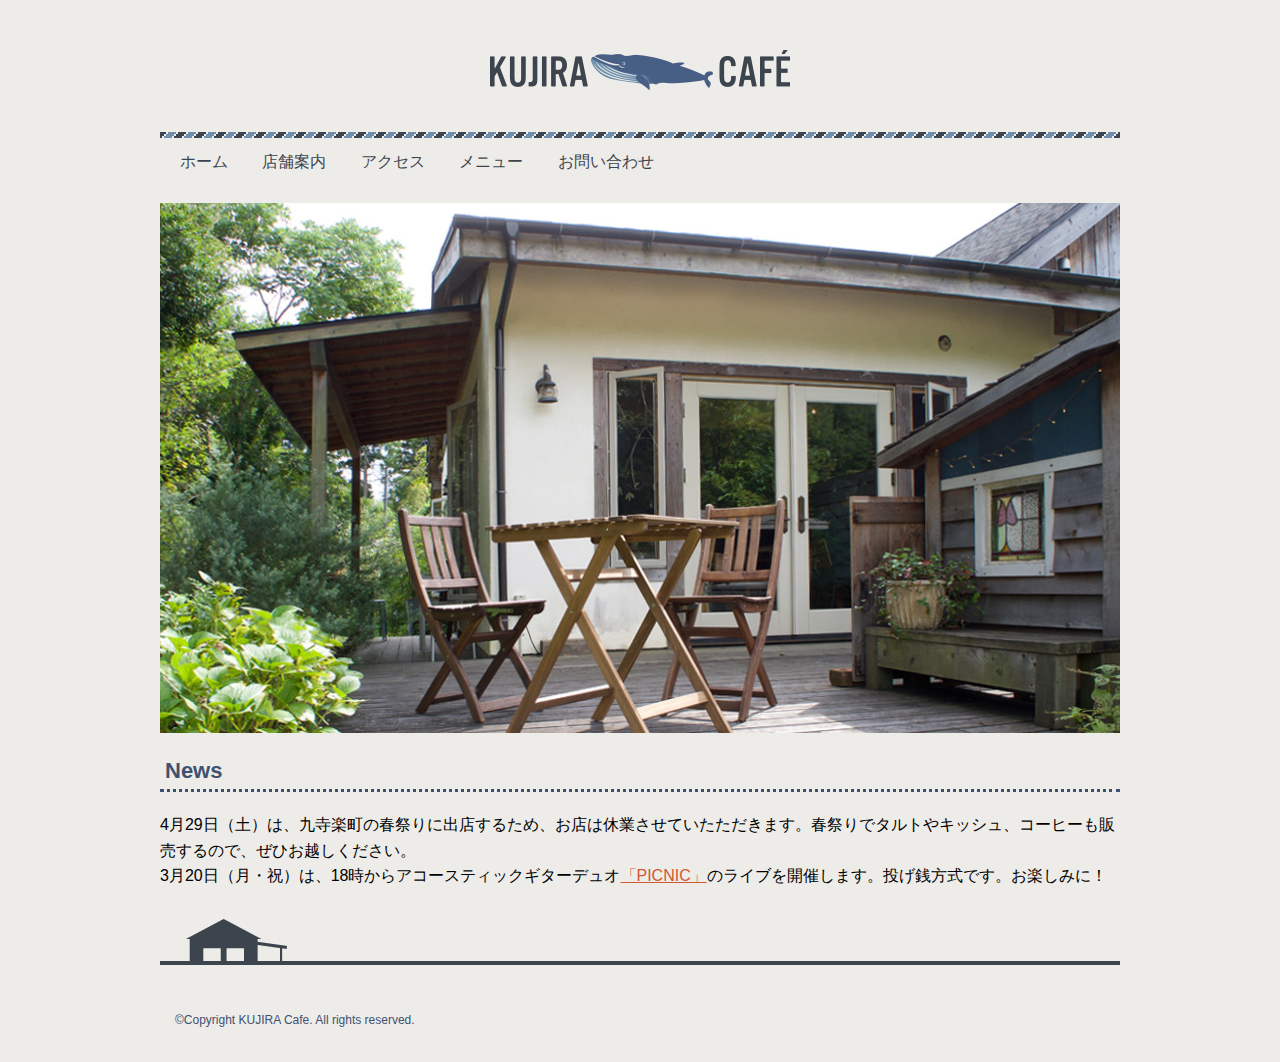
<file: index.html>
<!doctipe html>
<html>
<head>
<meta charset="UTF-8">
<meta name="viewport" content="width=device-width, initial-scale=1">
<title>KUJIRA Cafeへようこそ</title>
<link rel="stylesheet" href="css/style.css">
</head>
<body>
<div class="wrapper">
	<!-- ヘッダ -->
	<header class="header">
			<h1 class="logo"><a href="index.html"><img src="images/logo.png" alt="KUJIRA Cafe"></a></h1>
			<nav class="nav">
					<ul>
							<li><a href="index.html">ホーム</a></li>
							<li><a href="about.html">店舗案内</a></li>
							<li><a href="access.html">アクセス</a></li>
							<li><a href="menu.html">メニュー</a></li>
							<li><a href="contact.html">お問い合わせ</a></li>
					</ul>
			</nav>
	</header>
	<!-- ヘッダ ここまで -->
	<!-- メイン -->
	<div class="keyvisual">
			<img src="images/keyvisual.jpg" alt="">
	</div>
	<main>
			<h2 id="news">News</h2>
			<p class="news-item">4月29日（土）は、九寺楽町の春祭りに出店するため、お店は休業させていたただきます。春祭りでタルトやキッシュ、コーヒーも販売するので、ぜひお越しください。</p>
			<p class="news-item">3月20日（月・祝）は、18時からアコースティックギターデュオ<a href="http://www.sbcr.jp" target="_blank">「PICNIC」</a>のライブを開催します。投げ銭方式です。お楽しみに！</p>
	</main>
	<!-- メイン ここまで -->
	<!-- フッター -->
	<footer class="footer">
			<p>&copy;Copyright KUJIRA Cafe. All rights reserved.</p>
	</footer>
	<!-- フッター ここまで -->
</div>
</body>
</html>
</file>
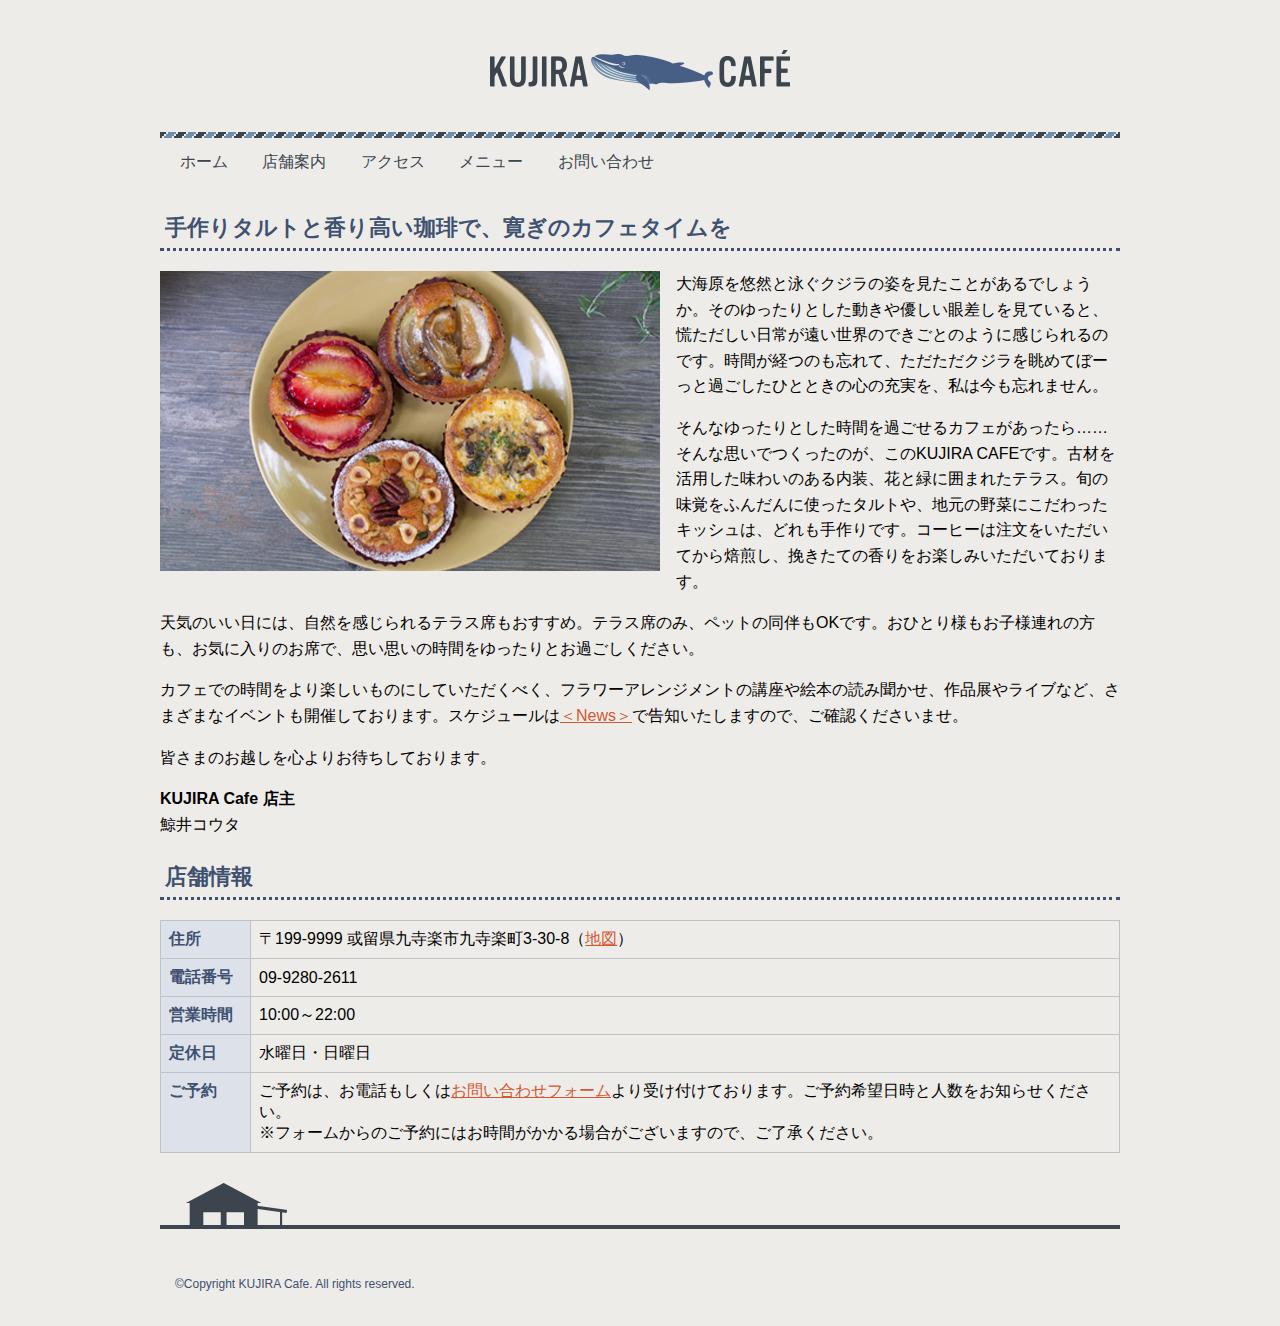
<file: about.html>
<!doctipe html>
<html>
<head>
<meta charset="UTF-8">
<meta name="viewport" content="width=device-width, initial-scale=1">
<title>KUJIRA Cafeについて | KUJIRA Cafe</title>
<link rel="stylesheet" href="css/style.css">
</head>
<body>
<div class="wrapper">
	<!-- ヘッダ -->
	<header class="header">
			<h1 class="logo"><a href="index.html"><img src="images/logo.png" alt="KUJIRA Cafe"></a></h1>
			<nav class="nav">
					<ul>
							<li><a href="index.html">ホーム</a></li>
							<li><a href="about.html">店舗案内</a></li>
							<li><a href="access.html">アクセス</a></li>
							<li><a href="menu.html">メニュー</a></li>
							<li><a href="contact.html">お問い合わせ</a></li>
					</ul>
			</nav>
	</header>
	<!-- ヘッダ ここまで -->
	<!-- メイン -->
	<main>
			<h2>手作りタルトと香り高い珈琲で、寛ぎのカフェタイムを</h2>
			<p><img src="images/about-photo.jpg" alt="タルトの写真" class="shop-photo">大海原を悠然と泳ぐクジラの姿を見たことがあるでしょうか。そのゆったりとした動きや優しい眼差しを見ていると、慌ただしい日常が遠い世界のできごとのように感じられるのです。時間が経つのも忘れて、ただただクジラを眺めてぼーっと過ごしたひとときの心の充実を、私は今も忘れません。</p>
			<p>そんなゆったりとした時間を過ごせるカフェがあったら……そんな思いでつくったのが、このKUJIRA CAFEです。古材を活用した味わいのある内装、花と緑に囲まれたテラス。旬の味覚をふんだんに使ったタルトや、地元の野菜にこだわったキッシュは、どれも手作りです。コーヒーは注文をいただいてから焙煎し、挽きたての香りをお楽しみいただいております。</p>
			<p>天気のいい日には、自然を感じられるテラス席もおすすめ。テラス席のみ、ペットの同伴もOKです。おひとり様もお子様連れの方も、お気に入りのお席で、思い思いの時間をゆったりとお過ごしください。</p>
			<p>カフェでの時間をより楽しいものにしていただくべく、フラワーアレンジメントの講座や絵本の読み聞かせ、作品展やライブなど、さまざまなイベントも開催しております。スケジュールは<a href="index.html#news">＜News＞</a>で告知いたしますので、ご確認くださいませ。</p>
			<p>皆さまのお越しを心よりお待ちしております。</p>

			<p><strong>KUJIRA Cafe 店主</strong><br>
			鯨井コウタ</p>

			<h2 class="clear">店舗情報</h2>
				<table class="info">
				<tr>
					<th>住所</th>
					<td>〒199-9999 或留県九寺楽市九寺楽町3-30-8（<a href="access.html">地図</a>）</td>
				</tr>

				<tr>			
					<th>電話番号</th>
					<td>09-9280-2611</td>
				</tr>

				<tr>
					<th>営業時間</th>
					<td>10:00～22:00</td>
				</tr>

				<tr>
					<th>定休日</th>
					<td>水曜日・日曜日</td>
				</tr>

				<tr>
					<th>ご予約</th>
					<td>ご予約は、お電話もしくは<a href="contact.html">お問い合わせフォーム</a>より受け付けております。ご予約希望日時と人数をお知らせください。<br>
					※フォームからのご予約にはお時間がかかる場合がございますので、ご了承ください。</td>
				</tr>
				</table>
	</main>
	<!-- メイン ここまで -->
	<!-- フッター -->
	<footer class="footer">
			<p>&copy;Copyright KUJIRA Cafe. All rights reserved.</p>
	</footer>
	<!-- フッター ここまで -->
</div>
</body>
</html>
</file>
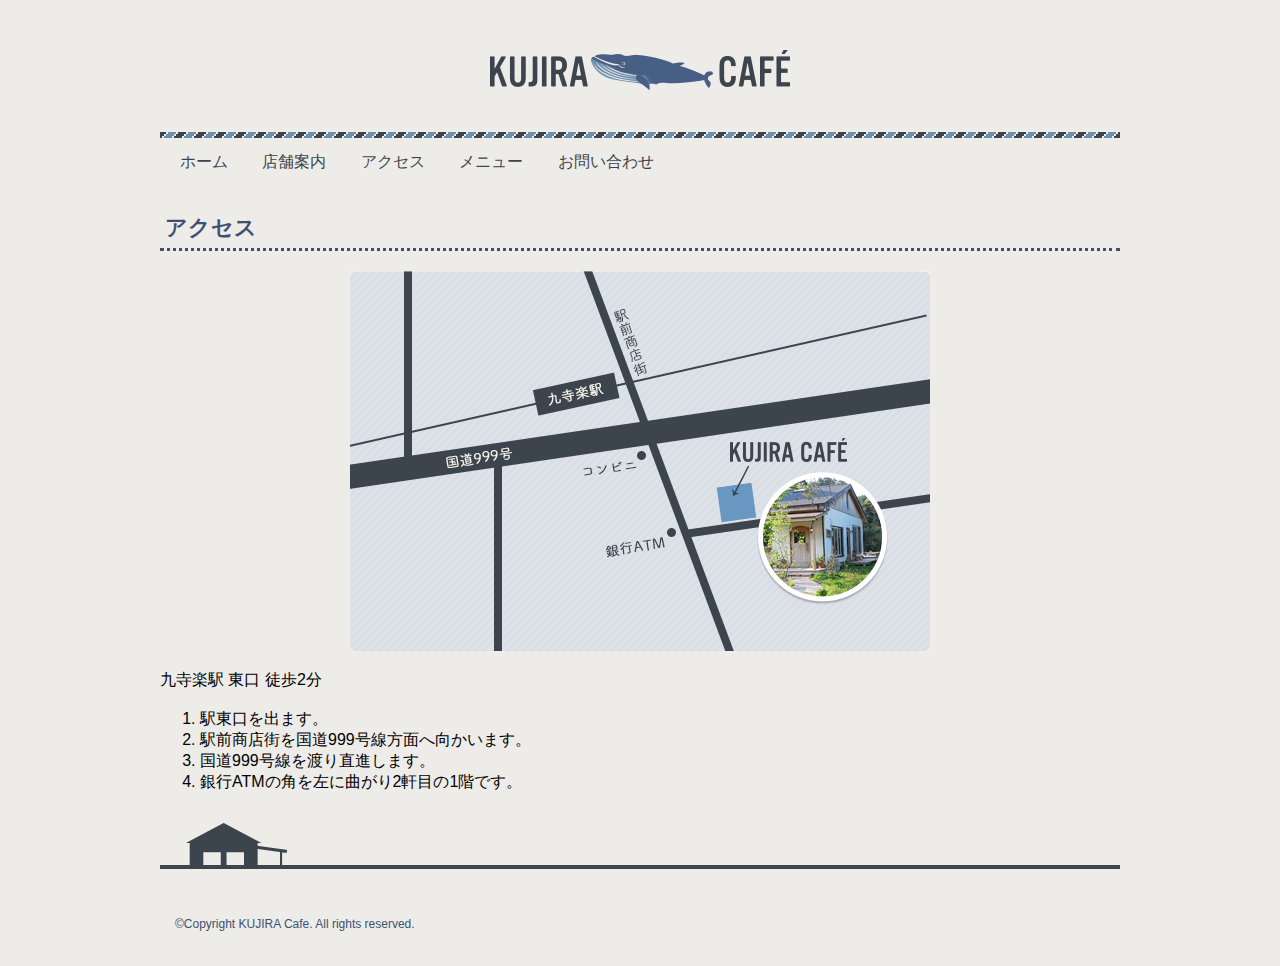
<file: access.html>
<!doctipe html>
<html>
<head>
<meta charset="UTF-8">
<meta name="viewport" content="width=device-width, initial-scale=1">
<title>アクセス | KUJIRA Cafe</title>
<link rel="stylesheet" href="css/style.css">
</head>
<body>
<div class="wrapper">
	<!-- ヘッダ -->
	<header class="header">
			<h1 class="logo"><a href="index.html"><img src="images/logo.png" alt="KUJIRA Cafe"></a></h1>
			<nav class="nav">
					<ul>
							<li><a href="index.html">ホーム</a></li>
							<li><a href="about.html">店舗案内</a></li>
							<li><a href="access.html">アクセス</a></li>
							<li><a href="menu.html">メニュー</a></li>
							<li><a href="contact.html">お問い合わせ</a></li>
					</ul>
			</nav>
	</header>
	<!-- ヘッダ ここまで -->
	<!-- メイン -->
	<main>
			<h2>アクセス</h2>

			<div class="map"><img src="images/map.png" alt="地図"></div>
			<p>九寺楽駅 東口 徒歩2分</p>
			<ol>
				<li>駅東口を出ます。</li>
				<li>駅前商店街を国道999号線方面へ向かいます。</li>
				<li>国道999号線を渡り直進します。</li>
				<li>銀行ATMの角を左に曲がり2軒目の1階です。</li>
			</ol>	
	</main>
	<!-- メイン ここまで -->
	<!-- フッター -->
	<footer class="footer">
			<p>&copy;Copyright KUJIRA Cafe. All rights reserved.</p>
	</footer>
	<!-- フッター ここまで -->
</div>
</body>
</html>
</file>
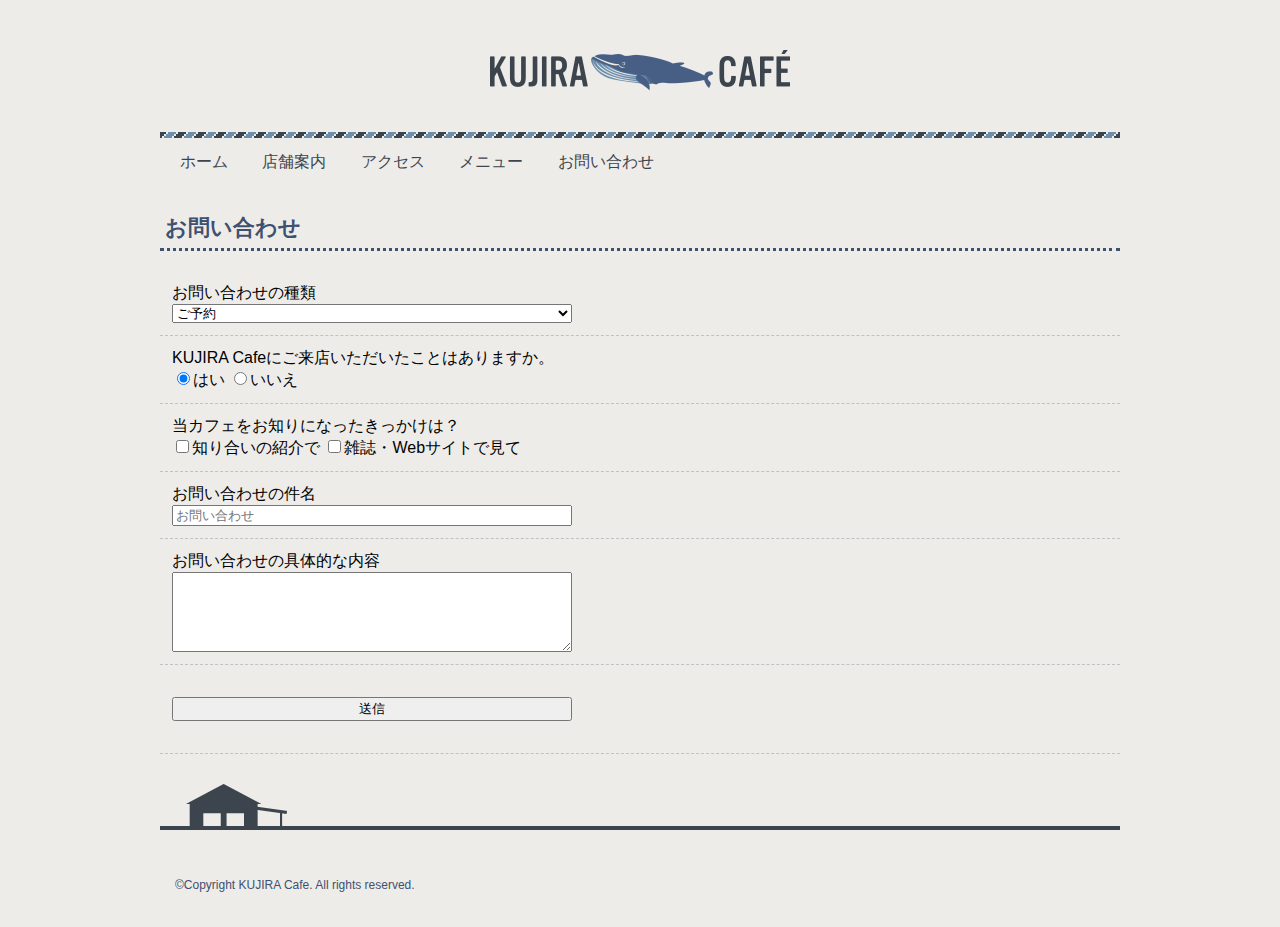
<file: contact.html>
<!doctipe html>
<html>
<head>
<meta charset="UTF-8">
<meta name="viewport" content="width=device-width, initial-scale=1">
<title>お問い合わせ | KUJIRA Cafe</title>
<link rel="stylesheet" href="css/style.css">
</head>
<body>
<div class="wrapper">
	<!-- ヘッダ -->
	<header class="header">
			<h1 class="logo"><a href="index.html"><img src="images/logo.png" alt="KUJIRA Cafe"></a></h1>
			<nav class="nav">
					<ul>
							<li><a href="index.html">ホーム</a></li>
							<li><a href="about.html">店舗案内</a></li>
							<li><a href="access.html">アクセス</a></li>
							<li><a href="menu.html">メニュー</a></li>
							<li><a href="contact.html">お問い合わせ</a></li>
					</ul>
			</nav>
	</header>
	<!-- ヘッダ ここまで -->
	<!-- メイン -->
	<main>
			<h2>お問い合わせ</h2>
			<form method="GET" action="result.html">
				<div>
					<label for="kind">お問い合わせの種類</label><br>
					<select id="kind" name="kind">
						<option value="reservation">ご予約</option>
						<option value="event">イベント</option>
						<option value="contact">その他のお問い合わせ</option>
					</select>
				</div>
				<div>
					KUJIRA Cafeにご来店いただいたことはありますか。<br>
					<label><input type="radio" name="first" value-"yes" checked>はい</label>
					<label><input type="radio" name="first" value="no">いいえ</label>
				</div>
				<div>
					当カフェをお知りになったきっかけは？<br>
					<label><input type="checkbox" name="how" value="friends">知り合いの紹介で</label>
					<label><input type="checkbox" name="how" value="magazine">雑誌・Webサイトで見て</label>
				</div>
				<div>
					<label>お問い合わせの件名<br>
					<input type="text" name="subject" placeholder="お問い合わせ"></label>
				</div>
				<div>
					<label>お問い合わせの具体的な内容<br>
					<textarea name="message"></textarea></label>
				</div>
				<div>
					<input type="submit" name="submit" value="送信">
				</div>
			</form>
	</main>
	<!-- メイン ここまで -->
	<!-- フッター -->
	<footer class="footer">
			<p>&copy;Copyright KUJIRA Cafe. All rights reserved.</p>
	</footer>
	<!-- フッター ここまで -->
</div>
</body>
</html>
</file>
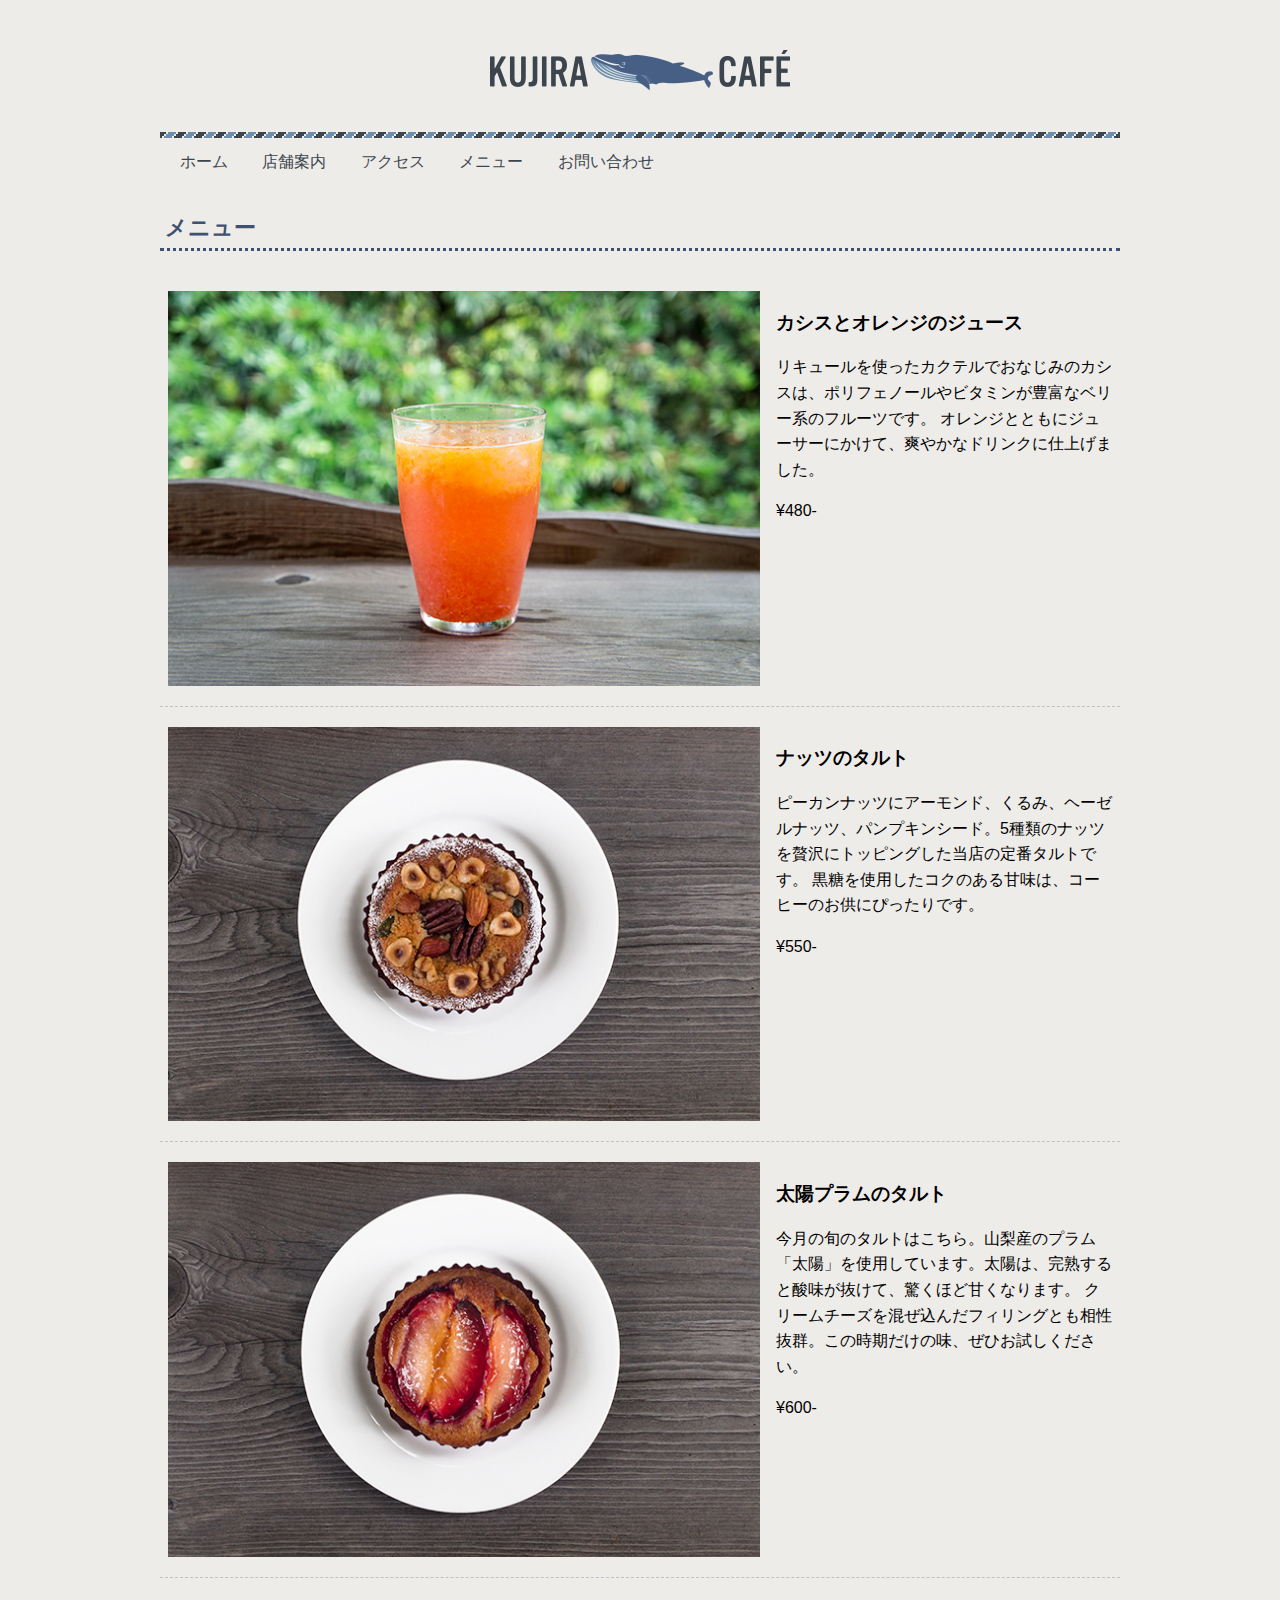
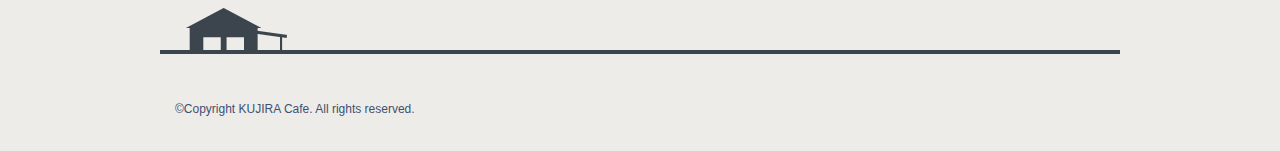
<file: menu.html>
<!doctipe html>
<html>
<head>
<meta charset="UTF-8">
<meta name="viewport" content="width=device-width, initial-scale=1">
<title>メニュー | KUJIRA Cafe</title>
<link rel="stylesheet" href="css/style.css">
</head>
<body>
<div class="wrapper">
	<!-- ヘッダ -->
	<header class="header">
			<h1 class="logo"><a href="index.html"><img src="images/logo.png" alt="KUJIRA Cafe"></a></h1>
			<nav class="nav">
					<ul>
							<li><a href="index.html">ホーム</a></li>
							<li><a href="about.html">店舗案内</a></li>
							<li><a href="access.html">アクセス</a></li>
							<li><a href="menu.html">メニュー</a></li>
							<li><a href="contact.html">お問い合わせ</a></li>
					</ul>
			</nav>
	</header>
	<!-- ヘッダ ここまで -->
	<!-- メイン -->
	<main>
		<h2>メニュー</h2>
		<div class="menu-block">
			<div class="menu-item">
				<div class="menu-photo">
						<img src="images/menu-photo1.jpg" alt="">
				</div>
				<div class="menu-text">
						<h3>カシスとオレンジのジュース</h3>
						<p>リキュールを使ったカクテルでおなじみのカシスは、ポリフェノールやビタミンが豊富なベリー系のフルーツです。
						オレンジとともにジューサーにかけて、爽やかなドリンクに仕上げました。</p>
						<p>&yen;480-</p>
				</div>
			</div>
			
			<div class="menu-item">
				<div class="menu-photo">
						<img src="images/menu-photo2.jpg" alt="">
				</div>
				<div class="menu-text">
						<h3>ナッツのタルト</h3>
						<p>ピーカンナッツにアーモンド、くるみ、ヘーゼルナッツ、パンプキンシード。5種類のナッツを贅沢にトッピングした当店の定番タルトです。
						黒糖を使用したコクのある甘味は、コーヒーのお供にぴったりです。</p>
						<p>&yen;550-</p>
				</div>
			</div>
			
			<div class="menu-item">
				<div class="menu-photo">
						<img src="images/menu-photo3.jpg" alt="">
				</div>
				<div class="menu-text">
						<h3>太陽プラムのタルト</h3>
						<p>今月の旬のタルトはこちら。山梨産のプラム「太陽」を使用しています。太陽は、完熟すると酸味が抜けて、驚くほど甘くなります。
						クリームチーズを混ぜ込んだフィリングとも相性抜群。この時期だけの味、ぜひお試しください。</p>
						<p>&yen;600-</p>
				</div>
			</div>
		</div>
	</main>
	<!-- メイン ここまで -->
	<!-- フッター -->
	<footer class="footer">
			<p>&copy;Copyright KUJIRA Cafe. All rights reserved.</p>
	</footer>
	<!-- フッター ここまで -->
</div>
</body>
</html>
</file>
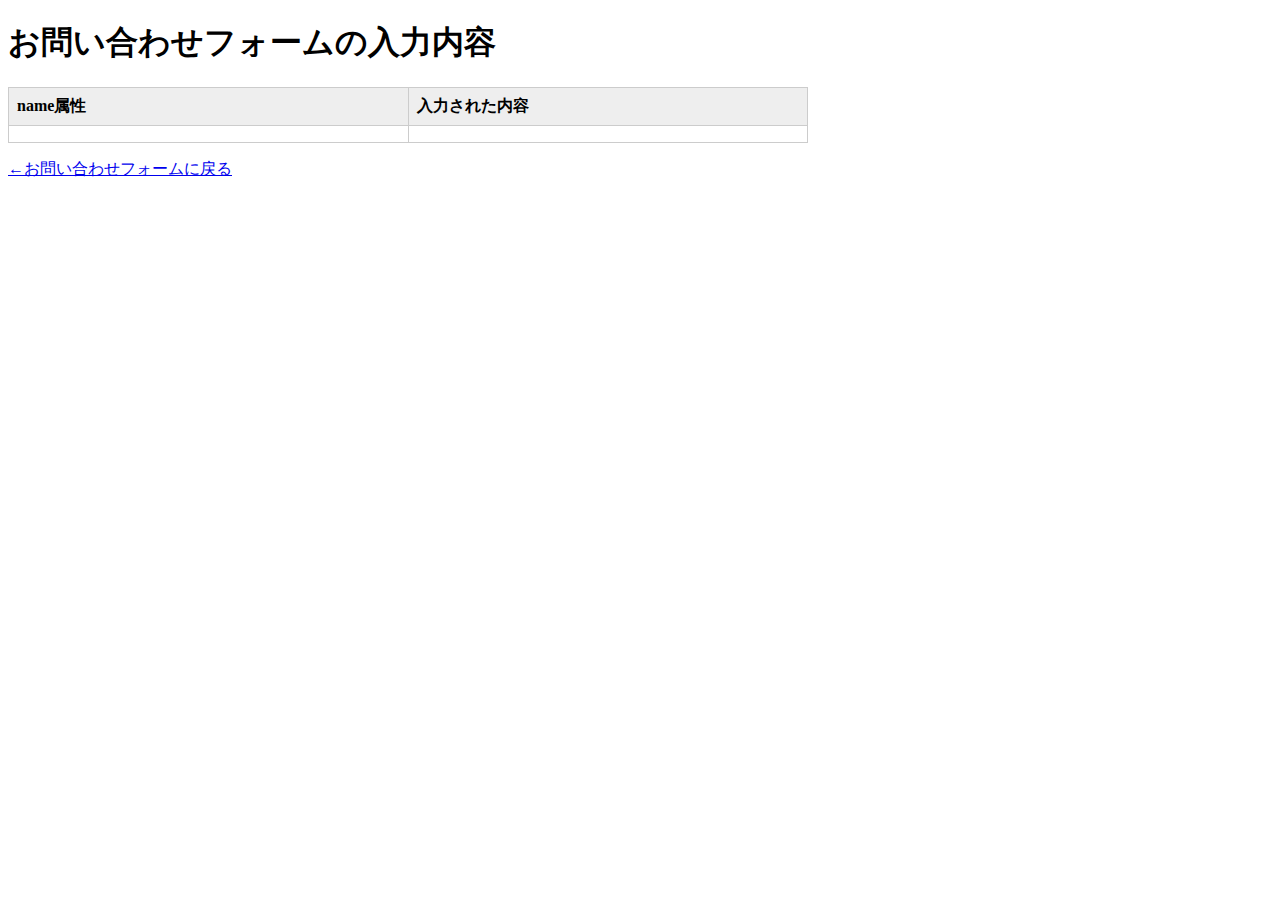
<file: result.html>
<!doctype html>
<html>
<head>
<meta charset="UTF-8">
<meta name="viewport" content="width=device-width, initial-scale=1">
<title>お問い合わせの入力内容</title>
<style>
#result {
	border: 1px solid #cccccc;
	border-collapse: collapse;
	width: 100%;
	max-width: 800px;
}
th, td {
	padding: 0.5em;
	border: 1px solid #cccccc;
	text-align: left;
	vertical-align: top;
}
th {
	width: 100px;
	background-color: #eeeeee;
}
</style>

</head>
<body>
<h1>お問い合わせフォームの入力内容</h1>
<table id="result">
	<tbody id="test">
	<tr><th>name属性</th><th>入力された内容</th></tr>
	</tbody>
</table>
<p><a href="contact.html">←お問い合わせフォームに戻る</a></p>

<script>
'use strict';

{
	window.addEventListener('DOMContentLoaded', function(){
		var params = decodeURI(location.search);
		params = params.substring(1);
		var paramArray = [];
		paramArray = params.split("&");
		var tableContent = "";
		paramArray.forEach(function(item, index){
			var keyValue = [];
			keyValue = item.split("=");
			var tr = document.createElement("tr");
			var tdName = document.createElement("td");
			tdName.textContent = keyValue[0];
			var tdValue = document.createElement("td");
			tdValue.textContent = keyValue[1];
			tr.appendChild(tdName);
			tr.appendChild(tdValue);
			var e = document.getElementById("test");
			e.appendChild(tr);
		});
	});
}
</script>
</body>
</html>
</file>
<file: css/style.css>
@charset "UTF-8";

/* すべてのWebページに適用される */
html{
	font-family: sans-serif;
}
html * {
	box-sizing: border-box;
}
body {
	margin: 0 0 0 0;
	background-color: #eeece9;
}
.wrapper {
	margin: 0 auto 0 auto;
	max-width: 960px;
}
h2{
	color:#3f5170;
	font-size: 22px;
	border-bottom: 3px dotted #3f5170;
	margin-top: 20px;
	margin-right: 0px;
	margin-bottom: 20px;
	margin-left: 0px;
	padding-top: 5px;
	padding-right: 5px;
	padding-bottom: 5px;
	padding-left: 5px;
}
p {
	line-height: 1.6;
}
a:link {
	color: #d25833;
}
a:visited {
	color: #d25833;
}
a:hover {
	color: #e3937a;
}
a:active {
	color: #ff6a3b;
}
img {
	max-width: 100%;
	height: auto;
}
/* すべてのWebページに適用 - ヘッダー - */
.logo {
	margin:50px 0 40px 0;
	line-height: 0;
	text-align: center;
}
.nav li {
	display: inline;
	list-style-type: none;
	padding-right: 30px;
}	
.nav ul {
	margin: 0 0 0 0;
	padding: 20px 10px 15px 20px;
	background-image: url(../images/menu-bg.png);
	background-repeat: repeat-x;
}
.nav a:link {
	color: #3c454d;
	text-decoration: none;
}
.nav a:visited {
	color: #3c454d;
	text-decoration: none;
}
.nav a:hover {
	color: #7b8dac;
	text-decoration: none;
}
.nav a:active {
	color: #5a9bc0;
	text-decoration: none;
}
.footer {
	background-image: url(../images/footer-bg.png);
	background-repeat: no-repeat;
	margin-top: 30px;
	padding: 80px 15px 20px 15px;
	font-size: 12px;
	color: #3f5170;
}
/* 個別のスタイル */
/* index.html */
.keyvisual {
	margin: 15px 0 0 0;
}
.news-item {
	margin: 0;
}
/* about.html */
.shop-photo {
	float: left;
	padding: 0 1em 1em 0;
}
.clear {
	clear: both;
}
/* テーブル */
.info {
	border-collapse: collapse;
}
.info th, .info td {
	padding: 8px;
	border: 1px solid #bec2c7;
	text-align: left;
}
.info th {
	background-color: #dde2ea;
	width: 90px;
	color: #3f5170;
	vertical-align: top;
}
/* menu.html */
.menu-item {
	display: flex;
	border-bottom: 1px dashed #bec2c7;
	padding: 20px 8px;
}
.menu-photo {
	margin-right: 16px;
	flex: 1 1 auto;
}
.menu-text {
	flex: 0 0 336px;
}
/*access.html*/
.map {
	text-align: center;
}
/* contact.html */
form div {
	padding: 12px;
	border-bottom: 1px dashed #bec2c7;
}
select{
	width: 30em;
}
input[name="subject"] {
	width: 30em;
}
textarea {
	width: 30em;
	height: 6em;
}
input[type="submit"] {
	margin: 20px 0;
	width: 30em;
}
/* スマートフォン向けCSS */
@media (max-width: 767px) {
	/* 全体 - ナビゲーション */
	.wrapper {
		margin: 0 8px;
	}
	.logo {
		margin: 30px 0;
	}
	.logo img {
		width: 200px;
	}
	.nav {
		background-color: #dfddda;
	}
	.nav li {
		display: block;
	}
	/* menu.html - 横並び解除 */
	.menu-item {
		display: block;
	}
	.menu-photo {
		margin-right: 0;
		width: 100%;
	}
	.menu-text {
		width: 100%;
	}
	/* about.html - 画像のパディングを調整 */
	.shop-photo {
		padding-right: 0;
	}
	/* contact.html - フォーム */
	select {
		width: 100%;
	}
	input[name="subject"] {
		width: 100%;
	}
	textarea {
		width: 100%;
	}
	input[type="submit"] {
		margin: 20px 0;
		width: 100%;
	}
}
</file>
